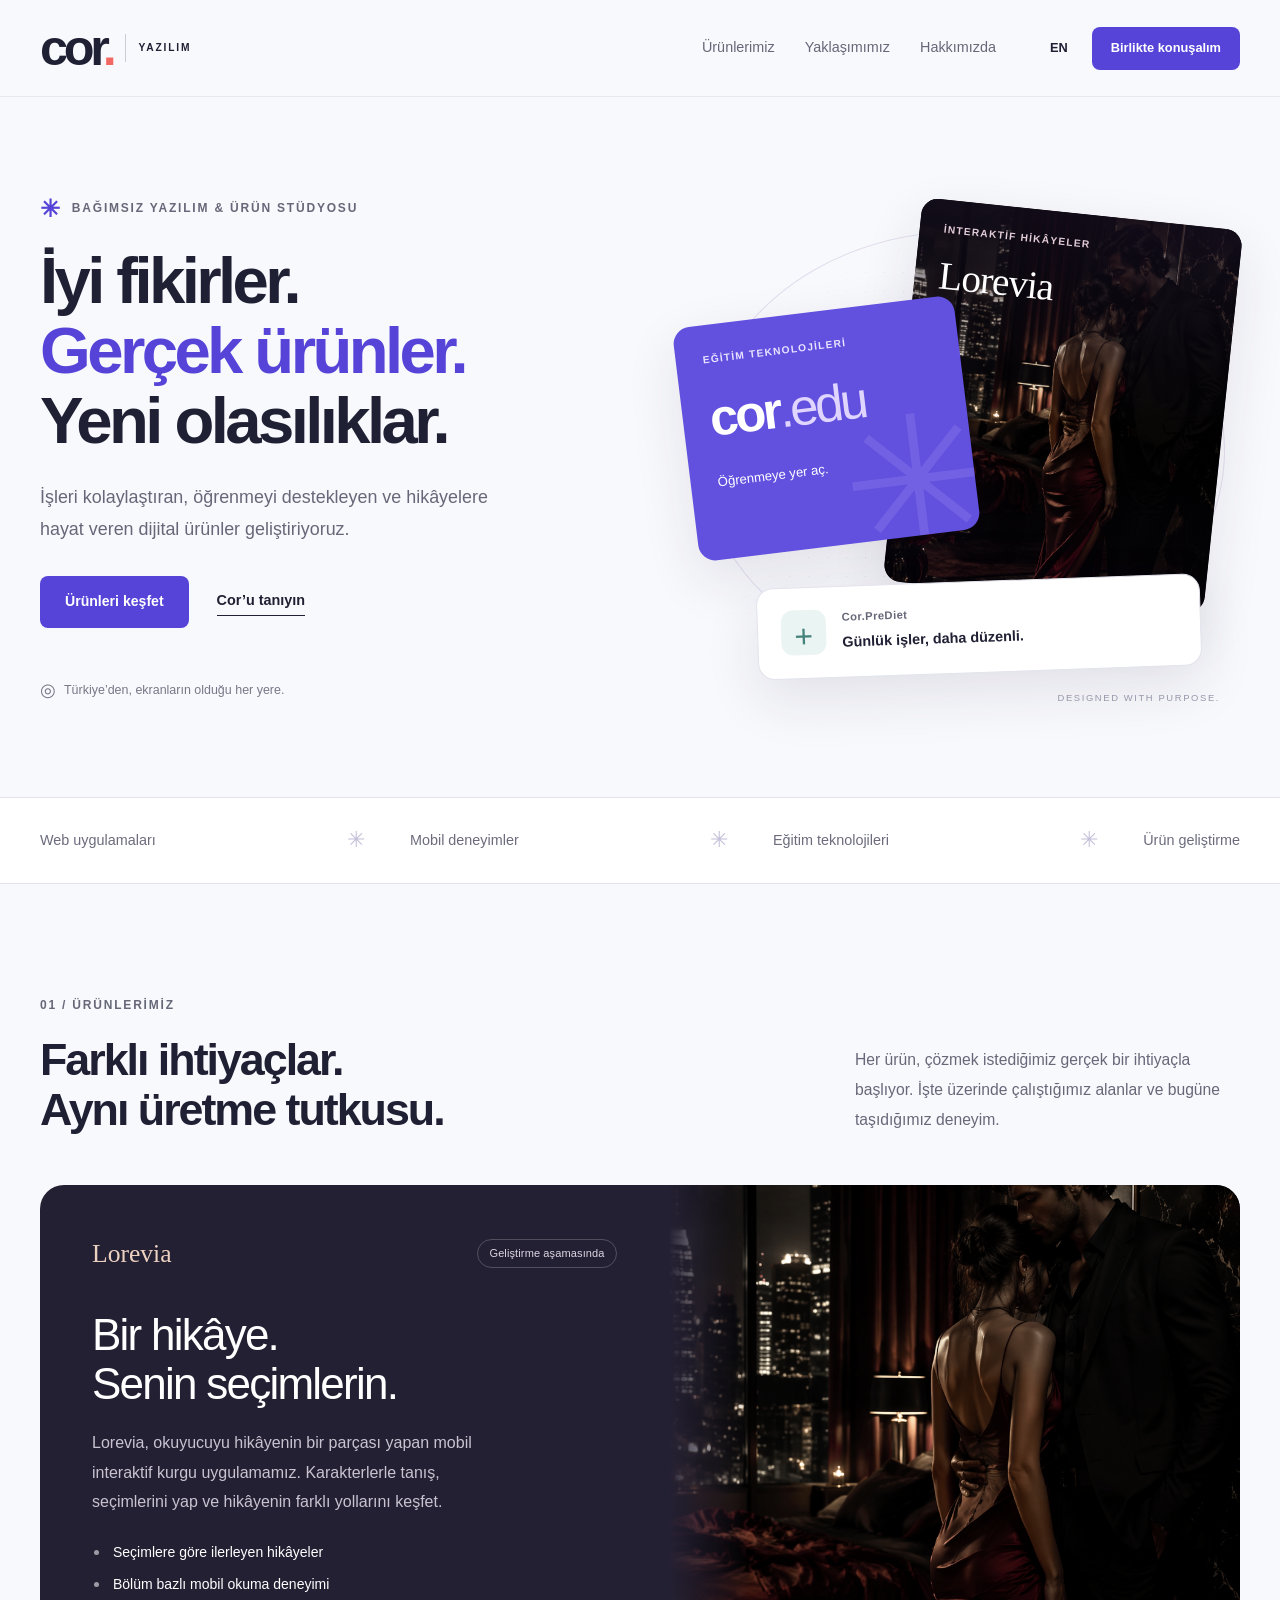
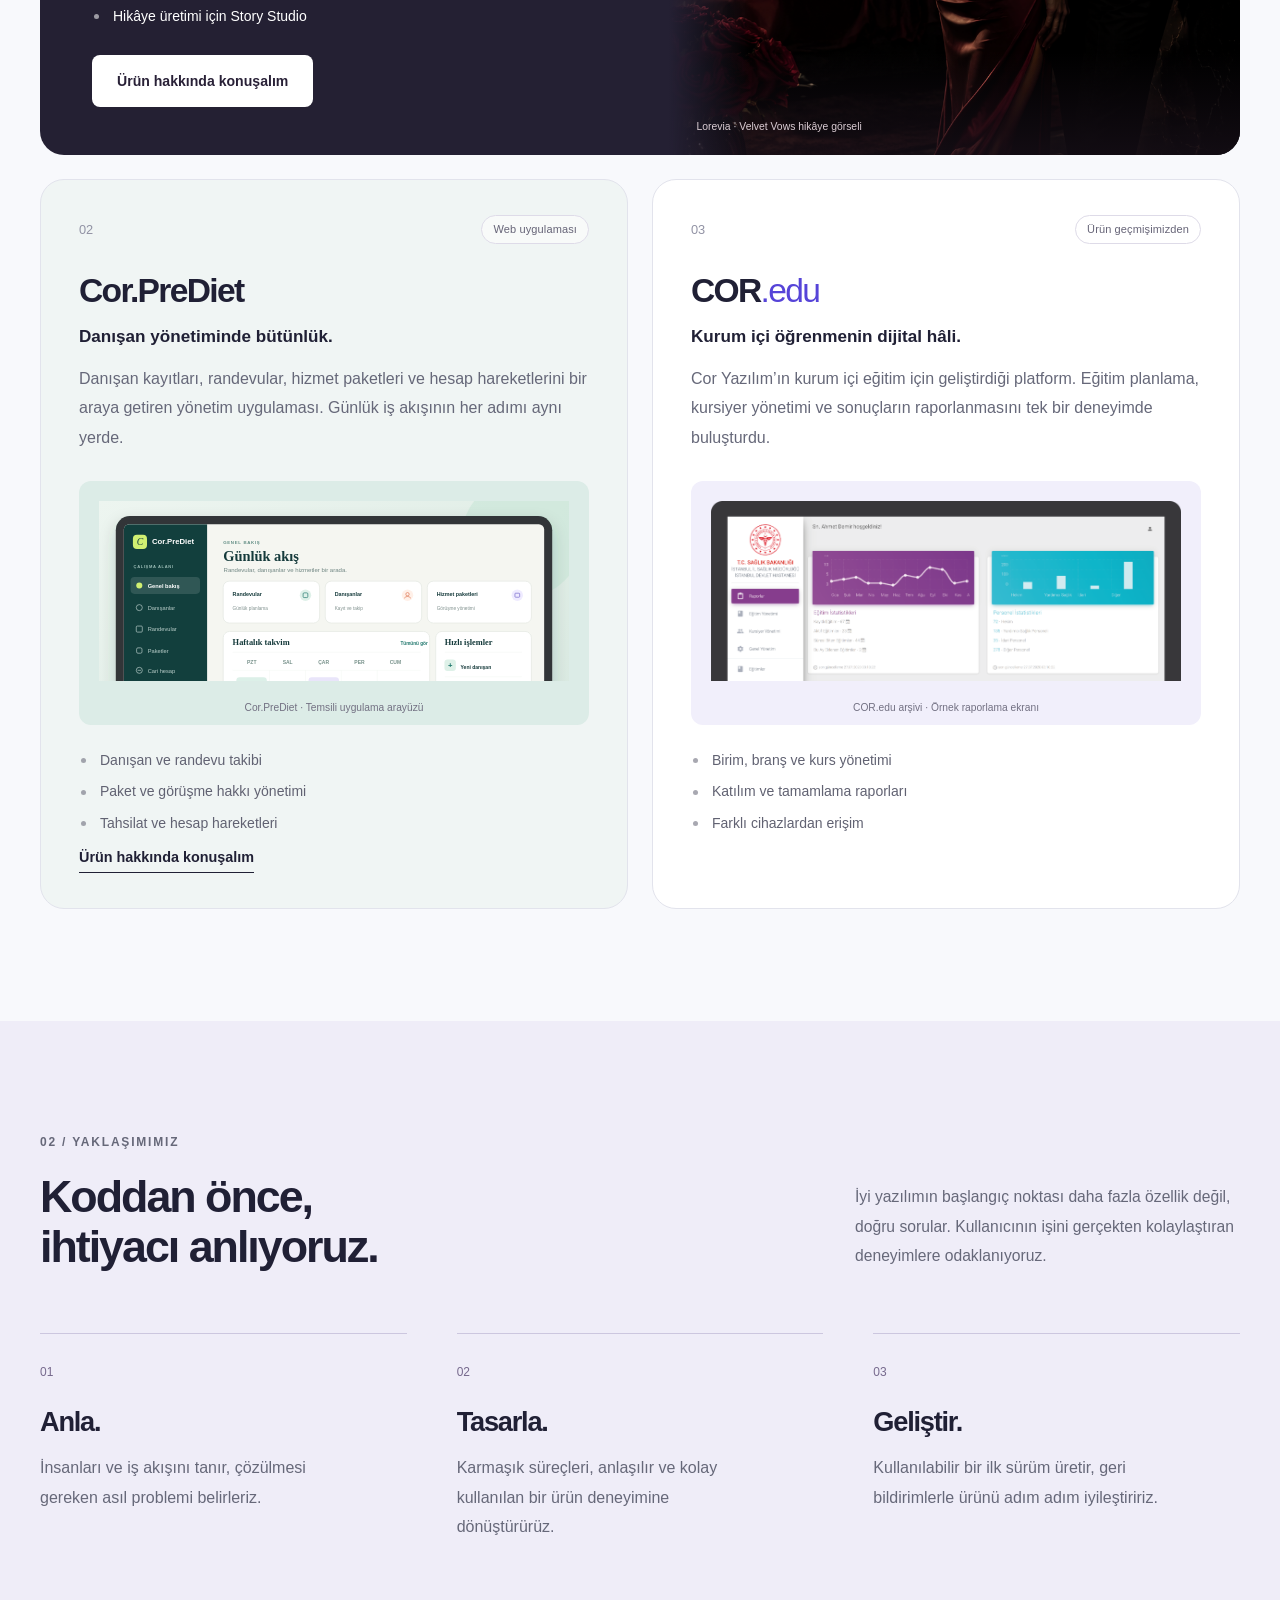
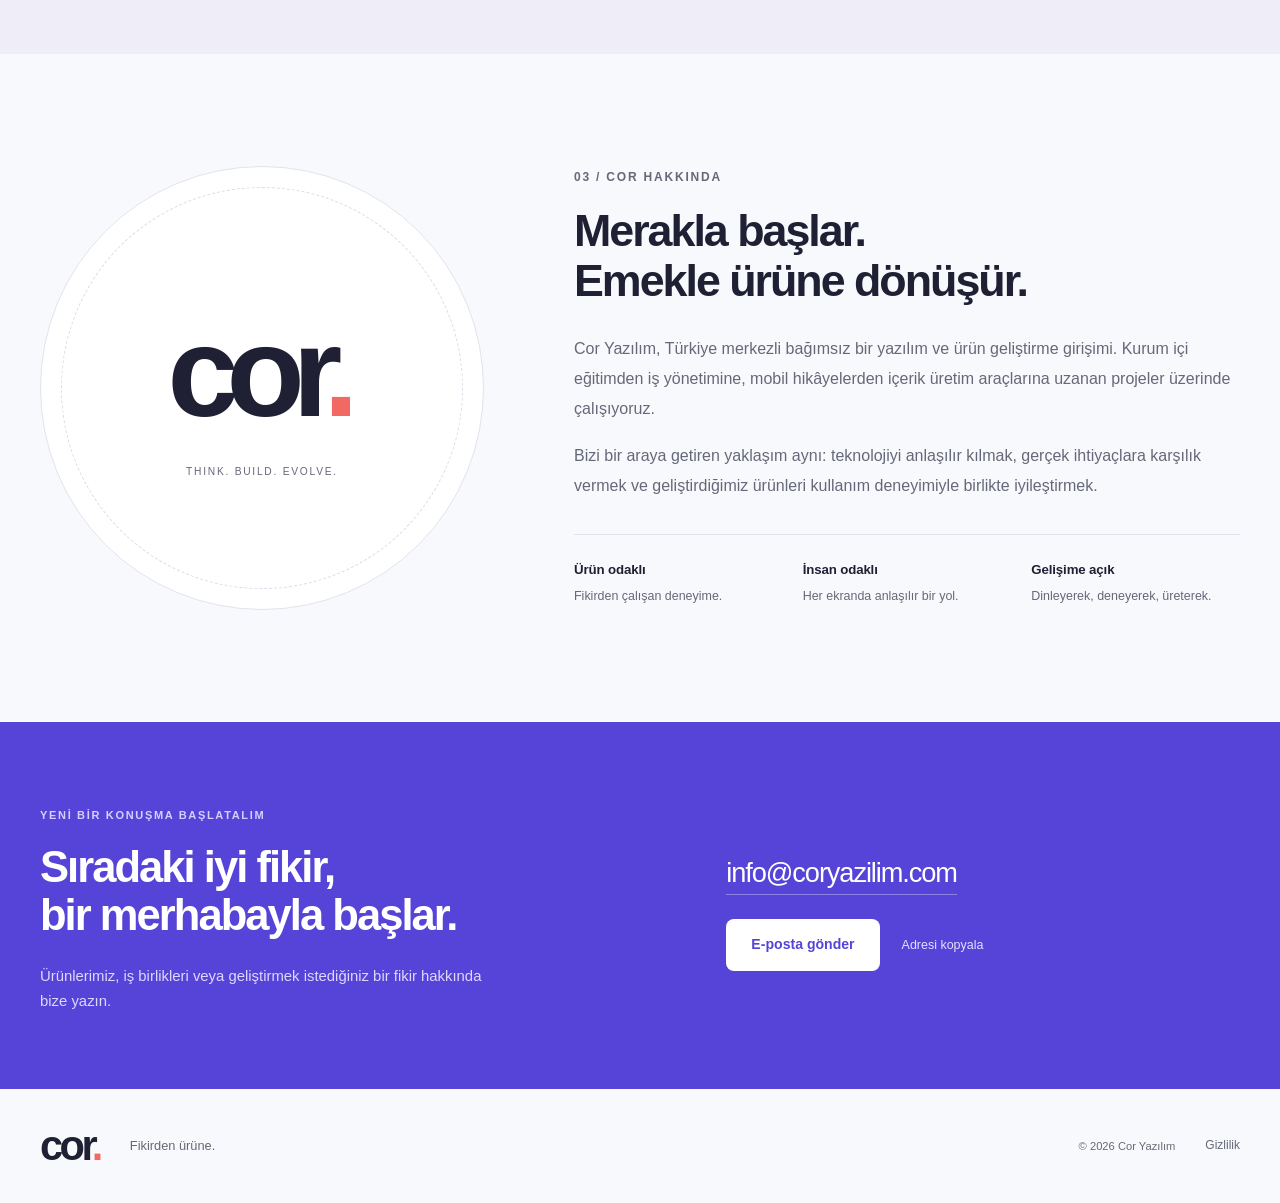
<file: index.html>
<!doctype html>
<html lang="tr">
<head>
  <meta charset="utf-8"><meta name="viewport" content="width=device-width, initial-scale=1">
  <title>Cor Yazılım — Fikirden ürüne.</title><meta name="description" content="Cor Yazılım; eğitim, iş yönetimi ve interaktif hikâye deneyimleri için web ve mobil ürünler geliştirir. Ürünlerimizi ve yaklaşımımızı keşfedin.">
  <meta name="theme-color" content="#f8f9fc"><link rel="canonical" href="https://coryazilim.com/">
  <link rel="alternate" hreflang="tr" href="https://coryazilim.com/"><link rel="alternate" hreflang="en" href="https://coryazilim.com/en/"><link rel="alternate" hreflang="x-default" href="https://coryazilim.com/">
  <meta property="og:type" content="website"><meta property="og:site_name" content="Cor Yazılım"><meta property="og:title" content="Cor Yazılım — Fikirden ürüne."><meta property="og:description" content="Cor Yazılım; eğitim, iş yönetimi ve interaktif hikâye deneyimleri için web ve mobil ürünler geliştirir. Ürünlerimizi ve yaklaşımımızı keşfedin."><meta property="og:url" content="https://coryazilim.com/"><meta property="og:locale" content="tr_TR">
  <link rel="icon" href="./assets/favicon.svg" type="image/svg+xml"><link rel="stylesheet" href="./assets/site.css"><script src="./assets/site.js" defer></script>
  <script type="application/ld+json">{"@context":"https://schema.org","@type":"Organization","name":"Cor Yazılım","url":"https://coryazilim.com","email":"info@coryazilim.com","description":"Cor Yazılım; eğitim, iş yönetimi ve interaktif hikâye deneyimleri için web ve mobil ürünler geliştirir. Ürünlerimizi ve yaklaşımımızı keşfedin."}</script>
</head>
<body>
<a class="skip-link" href="#main">İçeriğe geç</a>
<header class="site-header"><div class="container header-inner">
  <a class="brand" href="./" aria-label="Cor Yazılım"><span class="wordmark">cor<span>.</span></span><span class="brand-label">YAZILIM</span></a>
  <nav class="desktop-nav" aria-label="Ana menü"><a href="#products">Ürünlerimiz</a><a href="#approach">Yaklaşımımız</a><a href="#about">Hakkımızda</a></nav>
  <div class="header-actions"><a class="language-link" href="./en/" hreflang="en" lang="en" aria-label="Read in English">EN</a><a class="button button-small header-contact" href="#contact">Birlikte konuşalım</a><button class="menu-toggle" aria-expanded="false" aria-controls="mobile-nav"><span>Menü</span><span class="menu-icon" aria-hidden="true"></span></button></div>
</div><nav id="mobile-nav" class="mobile-nav" aria-label="Menü" hidden><a href="#products">Ürünlerimiz</a><a href="#approach">Yaklaşımımız</a><a href="#about">Hakkımızda</a><a href="#contact">Birlikte konuşalım</a></nav></header>
<main id="main">
<section class="hero container" aria-labelledby="hero-title">
  <div class="hero-copy"><p class="eyebrow"><span class="mini-mark" aria-hidden="true">✳</span>BAĞIMSIZ YAZILIM & ÜRÜN STÜDYOSU</p><h1 id="hero-title">İyi fikirler.<br><span>Gerçek ürünler.</span><br>Yeni olasılıklar.</h1><p class="hero-intro">İşleri kolaylaştıran, öğrenmeyi destekleyen ve hikâyelere hayat veren dijital ürünler geliştiriyoruz.</p><div class="hero-actions"><a class="button" href="#products">Ürünleri keşfet</a><a class="text-link" href="#about">Cor’u tanıyın</a></div><p class="hero-foot"><span aria-hidden="true">◎</span>Türkiye’den, ekranların olduğu her yere.</p></div>
  <div class="product-composition" aria-label="Ürünlerimiz">
    <div class="composition-grid" aria-hidden="true"></div><span class="composition-orbit" aria-hidden="true"></span>
    <a href="#lorevia" class="preview-card preview-lorevia"><img src="./assets/lorevia-story.png" alt="" width="941" height="1672" fetchpriority="high"><div class="preview-lorevia-content"><span class="micro-label">İNTERAKTİF HİKÂYELER</span><strong>Lorevia</strong><span>Hikâyenin yönünü sen belirle.</span></div></a>
    <a href="#cor-edu" class="preview-card preview-edu"><span class="micro-label">EĞİTİM TEKNOLOJİLERİ</span><strong>cor<span>.edu</span></strong><span>Öğrenmeye yer aç.</span><span class="edu-symbol" aria-hidden="true">✳</span></a>
    <a href="#prediet" class="preview-card preview-clinic"><span class="clinic-icon" aria-hidden="true">+</span><div><span class="micro-label">Cor.PreDiet</span><strong>Günlük işler, daha düzenli.</strong></div></a>
    <span class="composition-note" aria-hidden="true">DESIGNED WITH PURPOSE.</span>
  </div>
</section>
<div class="expertise-strip"><div class="container"><span>Web uygulamaları</span><span><i aria-hidden="true">✳</i>Mobil deneyimler</span><span><i aria-hidden="true">✳</i>Eğitim teknolojileri</span><span><i aria-hidden="true">✳</i>Ürün geliştirme</span></div></div>
<section id="products" class="section container" aria-labelledby="products-title">
  <div class="section-heading"><div><p class="eyebrow">01 / ÜRÜNLERİMİZ</p><h2 id="products-title">Farklı ihtiyaçlar.<br>Aynı üretme tutkusu.</h2></div><p>Her ürün, çözmek istediğimiz gerçek bir ihtiyaçla başlıyor. İşte üzerinde çalıştığımız alanlar ve bugüne taşıdığımız deneyim.</p></div>
  <article class="product-feature" id="lorevia"><div class="feature-copy"><div class="product-topline"><span class="product-name">Lorevia</span><span class="badge">Geliştirme aşamasında</span></div><h3>Bir hikâye.<br>Senin seçimlerin.</h3><p>Lorevia, okuyucuyu hikâyenin bir parçası yapan mobil interaktif kurgu uygulamamız. Karakterlerle tanış, seçimlerini yap ve hikâyenin farklı yollarını keşfet.</p><ul class="feature-list"><li>Seçimlere göre ilerleyen hikâyeler</li><li>Bölüm bazlı mobil okuma deneyimi</li><li>Hikâye üretimi için Story Studio</li></ul><a class="button button-light" href="mailto:info@coryazilim.com?subject=Lorevia">Ürün hakkında konuşalım</a></div><figure class="lorevia-art"><img src="./assets/lorevia-story.png" alt="Lorevia · Velvet Vows hikâye görseli" width="941" height="1672" loading="lazy"><figcaption>Lorevia · Velvet Vows hikâye görseli</figcaption></figure></article>
  <div class="product-grid">
    <article class="product-card clinic-card" id="prediet"><div class="product-topline"><span class="product-number">02</span><span class="badge badge-light">Web uygulaması</span></div><h3>Cor.PreDiet</h3><p class="product-subtitle">Danışan yönetiminde bütünlük.</p><p>Danışan kayıtları, randevular, hizmet paketleri ve hesap hareketlerini bir araya getiren yönetim uygulaması. Günlük iş akışının her adımı aynı yerde.</p><figure class="product-art clinic-art"><a href="./assets/cor-prediet.svg" target="_blank" rel="noopener" aria-label="Cor.PreDiet · Temsili uygulama arayüzü"><img src="./assets/cor-prediet.svg" alt="Cor.PreDiet · Temsili uygulama arayüzü" width="1400" height="1020" loading="lazy"></a><figcaption>Cor.PreDiet · Temsili uygulama arayüzü</figcaption></figure><ul class="feature-list"><li>Danışan ve randevu takibi</li><li>Paket ve görüşme hakkı yönetimi</li><li>Tahsilat ve hesap hareketleri</li></ul><a class="text-link" href="mailto:info@coryazilim.com?subject=Cor.PreDiet">Ürün hakkında konuşalım</a></article>
    <article class="product-card edu-card" id="cor-edu"><div class="product-topline"><span class="product-number">03</span><span class="badge badge-light">Ürün geçmişimizden</span></div><h3>COR<span>.edu</span></h3><p class="product-subtitle">Kurum içi öğrenmenin dijital hâli.</p><p>Cor Yazılım’ın kurum içi eğitim için geliştirdiği platform. Eğitim planlama, kursiyer yönetimi ve sonuçların raporlanmasını tek bir deneyimde buluşturdu.</p><figure class="product-art edu-art"><a href="./assets/cor-edu.png" target="_blank" rel="noopener" aria-label="COR.edu arşivi · Örnek raporlama ekranı"><img src="./assets/cor-edu.png" alt="COR.edu arşivi · Örnek raporlama ekranı" width="4066" height="3309" loading="lazy"></a><figcaption>COR.edu arşivi · Örnek raporlama ekranı</figcaption></figure><ul class="feature-list"><li>Birim, branş ve kurs yönetimi</li><li>Katılım ve tamamlama raporları</li><li>Farklı cihazlardan erişim</li></ul></article>
  </div>
</section>
<section id="approach" class="approach section" aria-labelledby="approach-title"><div class="container"><div class="section-heading"><div><p class="eyebrow">02 / YAKLAŞIMIMIZ</p><h2 id="approach-title">Koddan önce,<br>ihtiyacı anlıyoruz.</h2></div><p>İyi yazılımın başlangıç noktası daha fazla özellik değil, doğru sorular. Kullanıcının işini gerçekten kolaylaştıran deneyimlere odaklanıyoruz.</p></div><div class="steps"><article><span class="step-number">01</span><h3>Anla.</h3><p>İnsanları ve iş akışını tanır, çözülmesi gereken asıl problemi belirleriz.</p></article><article><span class="step-number">02</span><h3>Tasarla.</h3><p>Karmaşık süreçleri, anlaşılır ve kolay kullanılan bir ürün deneyimine dönüştürürüz.</p></article><article><span class="step-number">03</span><h3>Geliştir.</h3><p>Kullanılabilir bir ilk sürüm üretir, geri bildirimlerle ürünü adım adım iyileştiririz.</p></article></div></div></section>
<section id="about" class="section container about" aria-labelledby="about-title"><div class="about-brand" aria-hidden="true"><span>cor<span>.</span></span><p>THINK. BUILD. EVOLVE.</p></div><div class="about-copy"><p class="eyebrow">03 / COR HAKKINDA</p><h2 id="about-title">Merakla başlar.<br>Emekle ürüne dönüşür.</h2><p>Cor Yazılım, Türkiye merkezli bağımsız bir yazılım ve ürün geliştirme girişimi. Kurum içi eğitimden iş yönetimine, mobil hikâyelerden içerik üretim araçlarına uzanan projeler üzerinde çalışıyoruz.</p><p>Bizi bir araya getiren yaklaşım aynı: teknolojiyi anlaşılır kılmak, gerçek ihtiyaçlara karşılık vermek ve geliştirdiğimiz ürünleri kullanım deneyimiyle birlikte iyileştirmek.</p><div class="values"><div><h3>Ürün odaklı</h3><p>Fikirden çalışan deneyime.</p></div><div><h3>İnsan odaklı</h3><p>Her ekranda anlaşılır bir yol.</p></div><div><h3>Gelişime açık</h3><p>Dinleyerek, deneyerek, üreterek.</p></div></div></div></section>
<section id="contact" class="contact-section" aria-labelledby="contact-title"><div class="container contact-inner"><div><p class="eyebrow">YENİ BİR KONUŞMA BAŞLATALIM</p><h2 id="contact-title">Sıradaki iyi fikir,<br>bir merhabayla başlar.</h2><p>Ürünlerimiz, iş birlikleri veya geliştirmek istediğiniz bir fikir hakkında bize yazın.</p></div><div class="contact-actions"><a class="contact-email" href="mailto:info@coryazilim.com?subject=Cor%20Yaz%C4%B1l%C4%B1m">info@coryazilim.com</a><div><a class="button button-white" href="mailto:info@coryazilim.com?subject=Cor%20Yaz%C4%B1l%C4%B1m">E-posta gönder</a><button class="copy-email" data-email="info@coryazilim.com" data-success="E-posta adresi kopyalandı." data-failure="E-posta adresini seçip kopyalayabilirsiniz.">Adresi kopyala</button></div><p class="copy-status" role="status" aria-live="polite"></p></div></div></section>
</main>
<footer class="container site-footer"><a class="brand" href="#main" aria-label="Cor Yazılım"><span class="wordmark">cor<span>.</span></span><span class="brand-label">YAZILIM</span></a><p>Fikirden ürüne.</p><div><span>© 2026 Cor Yazılım</span><button class="privacy-open">Gizlilik</button></div></footer>
<dialog class="privacy-dialog" aria-labelledby="privacy-title"><div><button class="privacy-close" aria-label="Kapat">×</button><p class="eyebrow">COR YAZILIM</p><h2 id="privacy-title">Gizlilik hakkında</h2><p>Bu tanıtım sitesinde iletişim formu, analiz aracı veya takip çerezi kullanılmaz. E-posta bağlantısı, kendi e-posta uygulamanızı açar; mesajınız bu site üzerinden gönderilmez. Site GitHub Pages üzerinde barındırılır; teknik erişim kayıtları GitHub tarafından işlenebilir.</p><a class="text-link" href="mailto:info@coryazilim.com">info@coryazilim.com</a></div></dialog>
</body></html>
</file>
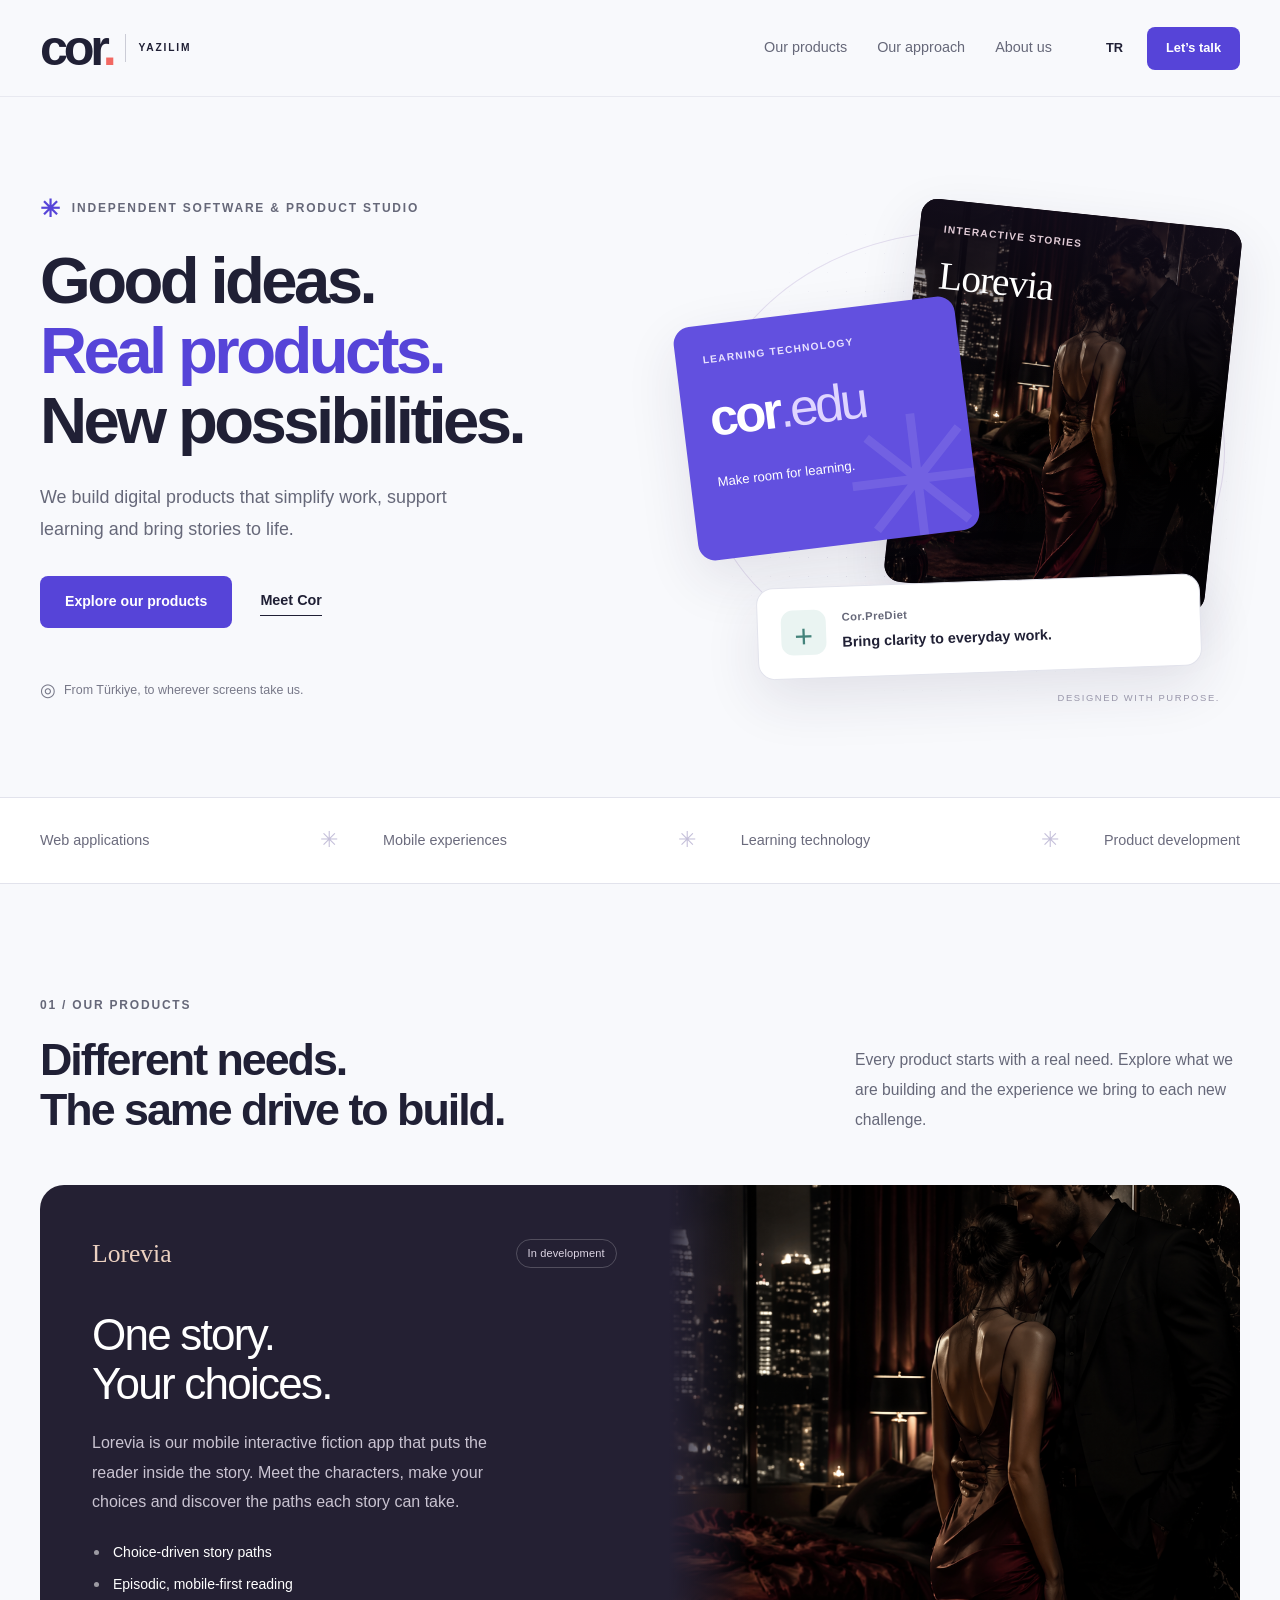
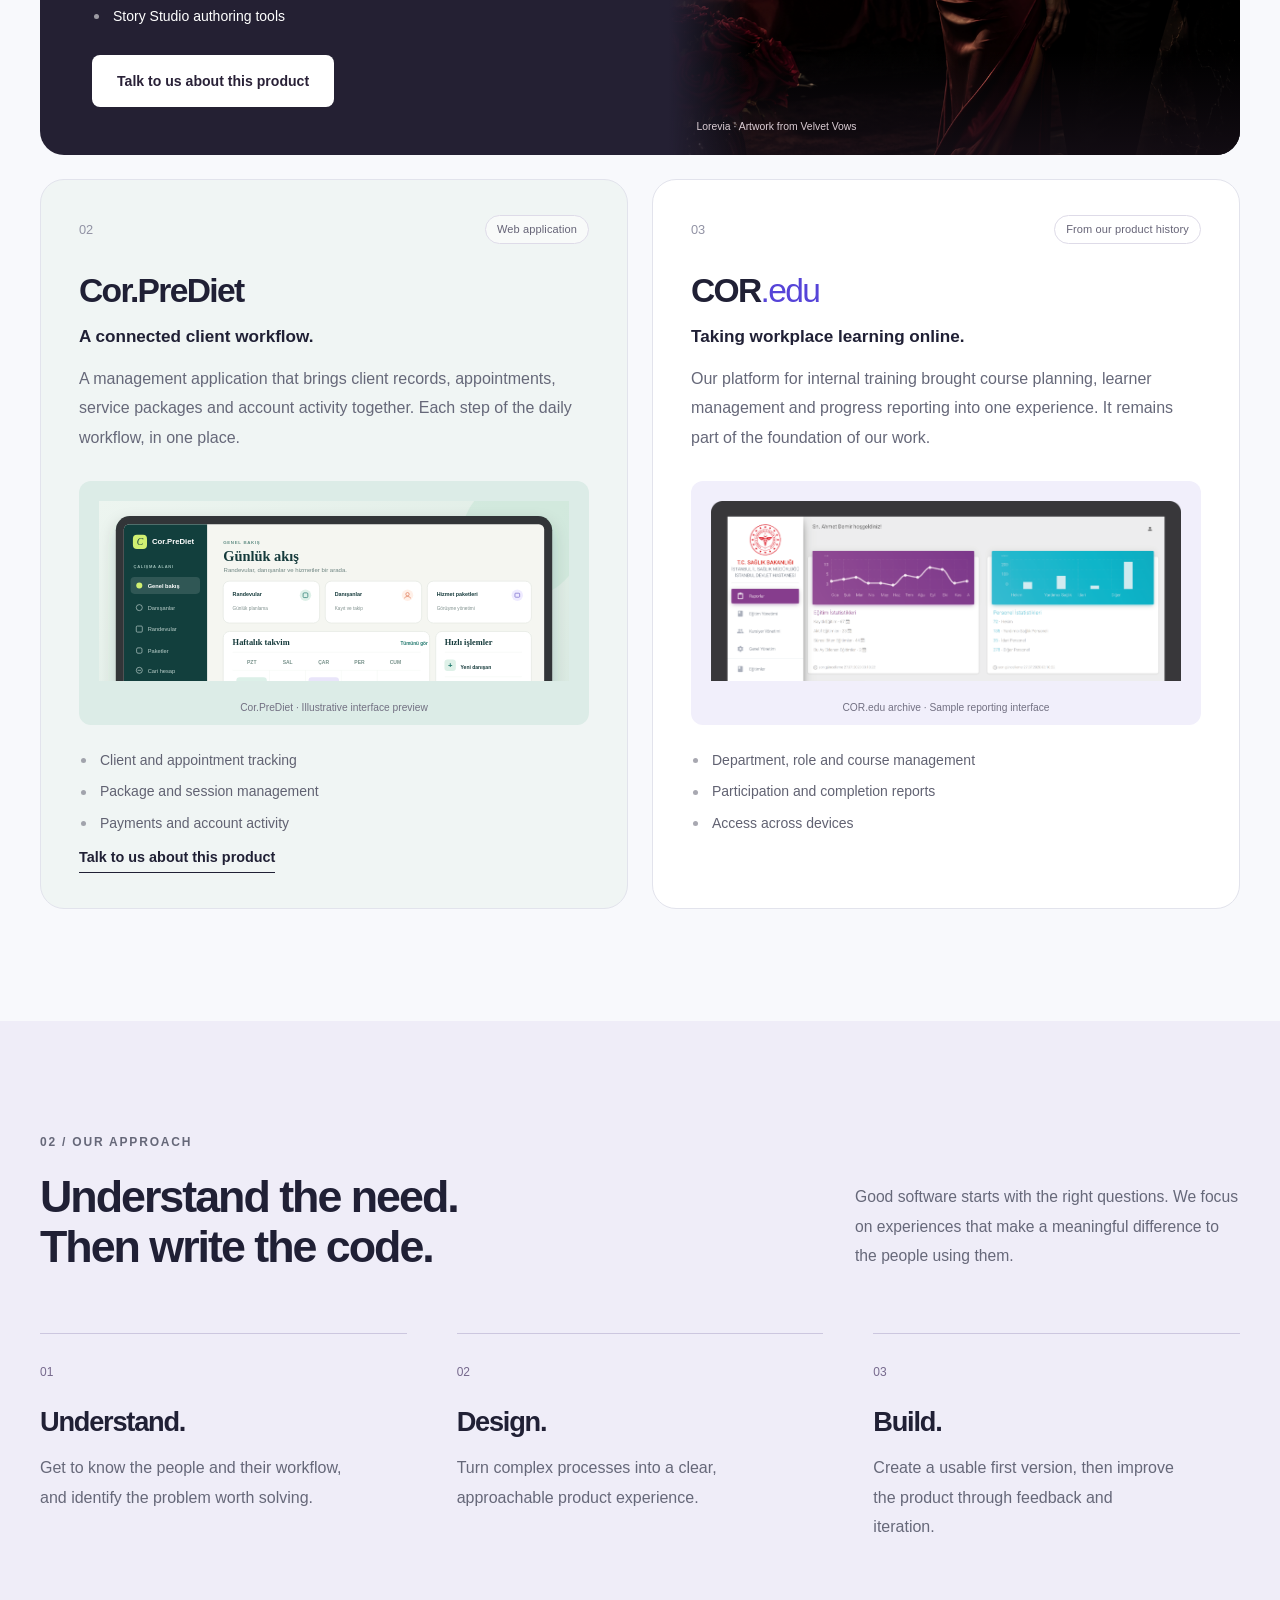
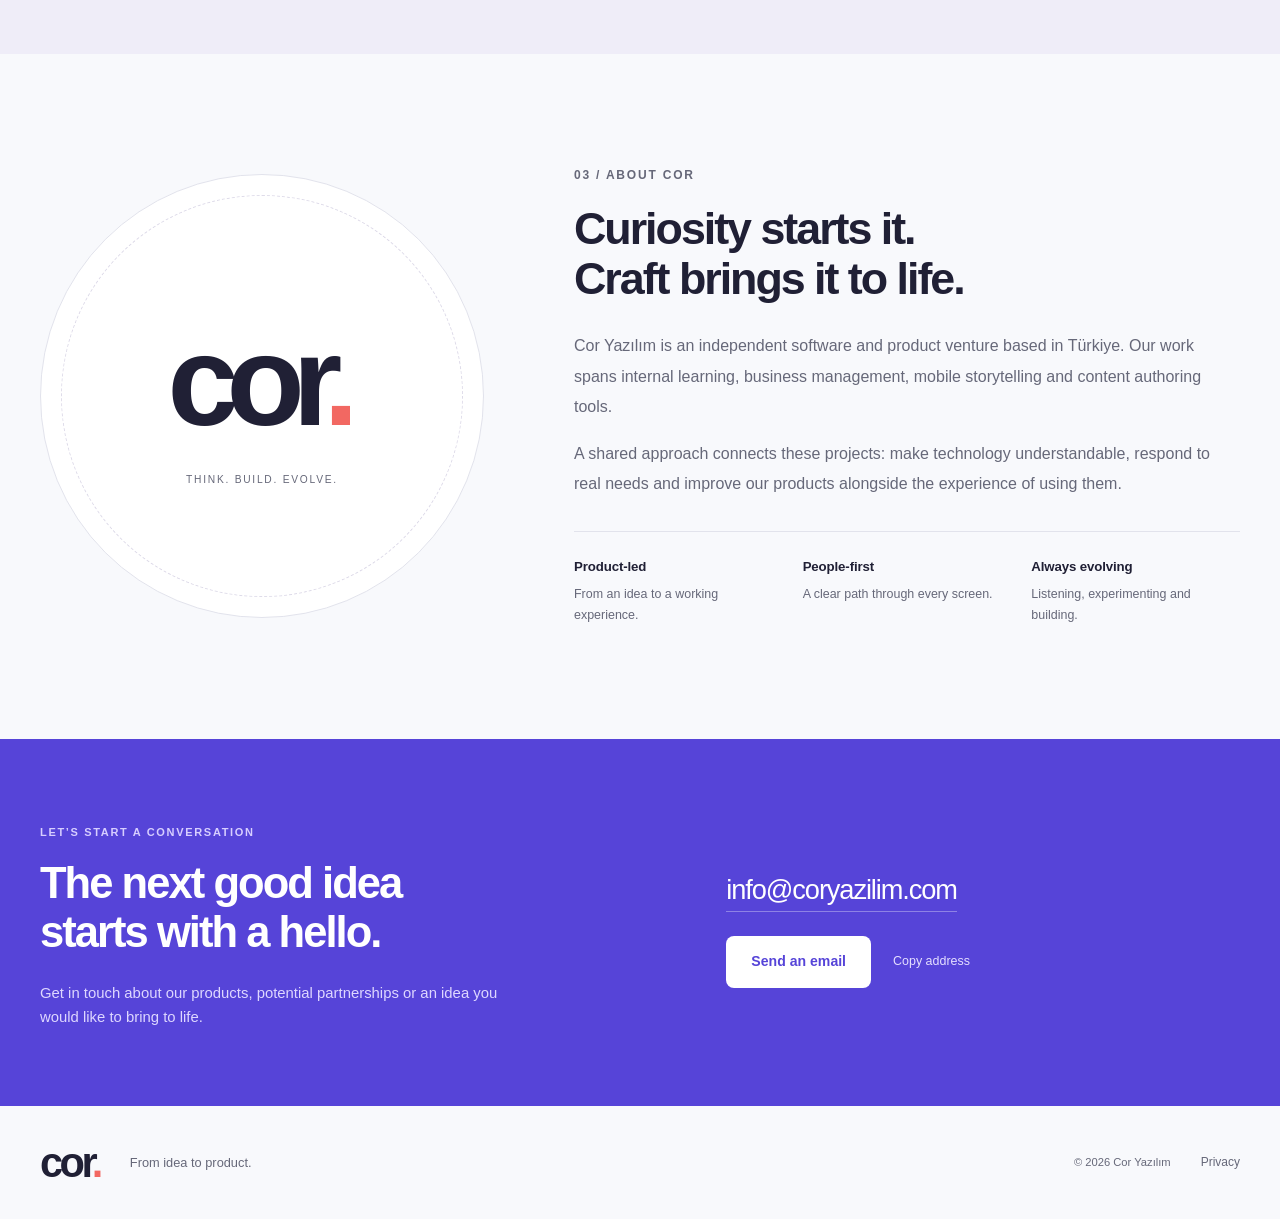
<file: en/index.html>
<!doctype html>
<html lang="en">
<head>
  <meta charset="utf-8"><meta name="viewport" content="width=device-width, initial-scale=1">
  <title>Cor Yazılım — From idea to product.</title><meta name="description" content="Cor Yazılım is an independent software and product studio in Türkiye, building web and mobile products for learning, business operations and interactive storytelling.">
  <meta name="theme-color" content="#f8f9fc"><link rel="canonical" href="https://coryazilim.com/en/">
  <link rel="alternate" hreflang="tr" href="https://coryazilim.com/"><link rel="alternate" hreflang="en" href="https://coryazilim.com/en/"><link rel="alternate" hreflang="x-default" href="https://coryazilim.com/">
  <meta property="og:type" content="website"><meta property="og:site_name" content="Cor Yazılım"><meta property="og:title" content="Cor Yazılım — From idea to product."><meta property="og:description" content="Cor Yazılım is an independent software and product studio in Türkiye, building web and mobile products for learning, business operations and interactive storytelling."><meta property="og:url" content="https://coryazilim.com/en/"><meta property="og:locale" content="en_US">
  <link rel="icon" href="../assets/favicon.svg" type="image/svg+xml"><link rel="stylesheet" href="../assets/site.css"><script src="../assets/site.js" defer></script>
  <script type="application/ld+json">{"@context":"https://schema.org","@type":"Organization","name":"Cor Yazılım","url":"https://coryazilim.com","email":"info@coryazilim.com","description":"Cor Yazılım is an independent software and product studio in Türkiye, building web and mobile products for learning, business operations and interactive storytelling."}</script>
</head>
<body>
<a class="skip-link" href="#main">Skip to content</a>
<header class="site-header"><div class="container header-inner">
  <a class="brand" href="../en/" aria-label="Cor Yazılım"><span class="wordmark">cor<span>.</span></span><span class="brand-label">YAZILIM</span></a>
  <nav class="desktop-nav" aria-label="Main navigation"><a href="#products">Our products</a><a href="#approach">Our approach</a><a href="#about">About us</a></nav>
  <div class="header-actions"><a class="language-link" href="../" hreflang="tr" lang="tr" aria-label="Türkçe görüntüle">TR</a><a class="button button-small header-contact" href="#contact">Let’s talk</a><button class="menu-toggle" aria-expanded="false" aria-controls="mobile-nav"><span>Menu</span><span class="menu-icon" aria-hidden="true"></span></button></div>
</div><nav id="mobile-nav" class="mobile-nav" aria-label="Menu" hidden><a href="#products">Our products</a><a href="#approach">Our approach</a><a href="#about">About us</a><a href="#contact">Let’s talk</a></nav></header>
<main id="main">
<section class="hero container" aria-labelledby="hero-title">
  <div class="hero-copy"><p class="eyebrow"><span class="mini-mark" aria-hidden="true">✳</span>INDEPENDENT SOFTWARE & PRODUCT STUDIO</p><h1 id="hero-title">Good ideas.<br><span>Real products.</span><br>New possibilities.</h1><p class="hero-intro">We build digital products that simplify work, support learning and bring stories to life.</p><div class="hero-actions"><a class="button" href="#products">Explore our products</a><a class="text-link" href="#about">Meet Cor</a></div><p class="hero-foot"><span aria-hidden="true">◎</span>From Türkiye, to wherever screens take us.</p></div>
  <div class="product-composition" aria-label="Our products">
    <div class="composition-grid" aria-hidden="true"></div><span class="composition-orbit" aria-hidden="true"></span>
    <a href="#lorevia" class="preview-card preview-lorevia"><img src="../assets/lorevia-story.png" alt="" width="941" height="1672" fetchpriority="high"><div class="preview-lorevia-content"><span class="micro-label">INTERACTIVE STORIES</span><strong>Lorevia</strong><span>Your choices shape the story.</span></div></a>
    <a href="#cor-edu" class="preview-card preview-edu"><span class="micro-label">LEARNING TECHNOLOGY</span><strong>cor<span>.edu</span></strong><span>Make room for learning.</span><span class="edu-symbol" aria-hidden="true">✳</span></a>
    <a href="#prediet" class="preview-card preview-clinic"><span class="clinic-icon" aria-hidden="true">+</span><div><span class="micro-label">Cor.PreDiet</span><strong>Bring clarity to everyday work.</strong></div></a>
    <span class="composition-note" aria-hidden="true">DESIGNED WITH PURPOSE.</span>
  </div>
</section>
<div class="expertise-strip"><div class="container"><span>Web applications</span><span><i aria-hidden="true">✳</i>Mobile experiences</span><span><i aria-hidden="true">✳</i>Learning technology</span><span><i aria-hidden="true">✳</i>Product development</span></div></div>
<section id="products" class="section container" aria-labelledby="products-title">
  <div class="section-heading"><div><p class="eyebrow">01 / OUR PRODUCTS</p><h2 id="products-title">Different needs.<br>The same drive to build.</h2></div><p>Every product starts with a real need. Explore what we are building and the experience we bring to each new challenge.</p></div>
  <article class="product-feature" id="lorevia"><div class="feature-copy"><div class="product-topline"><span class="product-name">Lorevia</span><span class="badge">In development</span></div><h3>One story.<br>Your choices.</h3><p>Lorevia is our mobile interactive fiction app that puts the reader inside the story. Meet the characters, make your choices and discover the paths each story can take.</p><ul class="feature-list"><li>Choice-driven story paths</li><li>Episodic, mobile-first reading</li><li>Story Studio authoring tools</li></ul><a class="button button-light" href="mailto:info@coryazilim.com?subject=Lorevia">Talk to us about this product</a></div><figure class="lorevia-art"><img src="../assets/lorevia-story.png" alt="Lorevia · Artwork from Velvet Vows" width="941" height="1672" loading="lazy"><figcaption>Lorevia · Artwork from Velvet Vows</figcaption></figure></article>
  <div class="product-grid">
    <article class="product-card clinic-card" id="prediet"><div class="product-topline"><span class="product-number">02</span><span class="badge badge-light">Web application</span></div><h3>Cor.PreDiet</h3><p class="product-subtitle">A connected client workflow.</p><p>A management application that brings client records, appointments, service packages and account activity together. Each step of the daily workflow, in one place.</p><figure class="product-art clinic-art"><a href="../assets/cor-prediet.svg" target="_blank" rel="noopener" aria-label="Cor.PreDiet · Illustrative interface preview"><img src="../assets/cor-prediet.svg" alt="Cor.PreDiet · Illustrative interface preview" width="1400" height="1020" loading="lazy"></a><figcaption>Cor.PreDiet · Illustrative interface preview</figcaption></figure><ul class="feature-list"><li>Client and appointment tracking</li><li>Package and session management</li><li>Payments and account activity</li></ul><a class="text-link" href="mailto:info@coryazilim.com?subject=Cor.PreDiet">Talk to us about this product</a></article>
    <article class="product-card edu-card" id="cor-edu"><div class="product-topline"><span class="product-number">03</span><span class="badge badge-light">From our product history</span></div><h3>COR<span>.edu</span></h3><p class="product-subtitle">Taking workplace learning online.</p><p>Our platform for internal training brought course planning, learner management and progress reporting into one experience. It remains part of the foundation of our work.</p><figure class="product-art edu-art"><a href="../assets/cor-edu.png" target="_blank" rel="noopener" aria-label="COR.edu archive · Sample reporting interface"><img src="../assets/cor-edu.png" alt="COR.edu archive · Sample reporting interface" width="4066" height="3309" loading="lazy"></a><figcaption>COR.edu archive · Sample reporting interface</figcaption></figure><ul class="feature-list"><li>Department, role and course management</li><li>Participation and completion reports</li><li>Access across devices</li></ul></article>
  </div>
</section>
<section id="approach" class="approach section" aria-labelledby="approach-title"><div class="container"><div class="section-heading"><div><p class="eyebrow">02 / OUR APPROACH</p><h2 id="approach-title">Understand the need.<br>Then write the code.</h2></div><p>Good software starts with the right questions. We focus on experiences that make a meaningful difference to the people using them.</p></div><div class="steps"><article><span class="step-number">01</span><h3>Understand.</h3><p>Get to know the people and their workflow, and identify the problem worth solving.</p></article><article><span class="step-number">02</span><h3>Design.</h3><p>Turn complex processes into a clear, approachable product experience.</p></article><article><span class="step-number">03</span><h3>Build.</h3><p>Create a usable first version, then improve the product through feedback and iteration.</p></article></div></div></section>
<section id="about" class="section container about" aria-labelledby="about-title"><div class="about-brand" aria-hidden="true"><span>cor<span>.</span></span><p>THINK. BUILD. EVOLVE.</p></div><div class="about-copy"><p class="eyebrow">03 / ABOUT COR</p><h2 id="about-title">Curiosity starts it.<br>Craft brings it to life.</h2><p>Cor Yazılım is an independent software and product venture based in Türkiye. Our work spans internal learning, business management, mobile storytelling and content authoring tools.</p><p>A shared approach connects these projects: make technology understandable, respond to real needs and improve our products alongside the experience of using them.</p><div class="values"><div><h3>Product-led</h3><p>From an idea to a working experience.</p></div><div><h3>People-first</h3><p>A clear path through every screen.</p></div><div><h3>Always evolving</h3><p>Listening, experimenting and building.</p></div></div></div></section>
<section id="contact" class="contact-section" aria-labelledby="contact-title"><div class="container contact-inner"><div><p class="eyebrow">LET’S START A CONVERSATION</p><h2 id="contact-title">The next good idea<br>starts with a hello.</h2><p>Get in touch about our products, potential partnerships or an idea you would like to bring to life.</p></div><div class="contact-actions"><a class="contact-email" href="mailto:info@coryazilim.com?subject=Cor%20Yaz%C4%B1l%C4%B1m">info@coryazilim.com</a><div><a class="button button-white" href="mailto:info@coryazilim.com?subject=Cor%20Yaz%C4%B1l%C4%B1m">Send an email</a><button class="copy-email" data-email="info@coryazilim.com" data-success="Email address copied." data-failure="You can select and copy the email address.">Copy address</button></div><p class="copy-status" role="status" aria-live="polite"></p></div></div></section>
</main>
<footer class="container site-footer"><a class="brand" href="#main" aria-label="Cor Yazılım"><span class="wordmark">cor<span>.</span></span><span class="brand-label">YAZILIM</span></a><p>From idea to product.</p><div><span>© 2026 Cor Yazılım</span><button class="privacy-open">Privacy</button></div></footer>
<dialog class="privacy-dialog" aria-labelledby="privacy-title"><div><button class="privacy-close" aria-label="Close">×</button><p class="eyebrow">COR YAZILIM</p><h2 id="privacy-title">About your privacy</h2><p>This website uses no contact forms, analytics tools or tracking cookies. Email links open your own email application; messages are not sent through this website. The site is hosted on GitHub Pages, which may process technical access logs.</p><a class="text-link" href="mailto:info@coryazilim.com">info@coryazilim.com</a></div></dialog>
</body></html>
</file>
<file: assets/site.css>
@charset "UTF-8";
:root{--ink:#202035;--muted:#666879;--paper:#f8f9fc;--purple:#5644d8;--coral:#f26862;--line:#e2e3ec;--radius:24px;--font:Inter,-apple-system,BlinkMacSystemFont,"Segoe UI",sans-serif}
*{box-sizing:border-box}html{scroll-behavior:smooth;scroll-padding-top:100px}body{margin:0;background:var(--paper);color:var(--ink);font-family:var(--font);font-size:16px;line-height:1.65;-webkit-font-smoothing:antialiased}a{color:inherit;text-decoration:none}button{font:inherit;color:inherit;cursor:pointer}a,button{-webkit-tap-highlight-color:transparent}button:disabled{cursor:default}img{max-width:100%;display:block}button,a{touch-action:manipulation}a:focus-visible,button:focus-visible{outline:3px solid var(--coral);outline-offset:5px}button{border:0}h1,h2,h3,p,figure{margin:0}h1,h2,h3{line-height:1.12;letter-spacing:-.045em}h2{font-size:clamp(2rem,3.5vw,3.1rem);font-weight:650}h3{font-weight:650}p{color:var(--muted)}.container{width:min(1200px,calc(100% - 80px));margin-inline:auto}.section{padding-block:112px}.eyebrow{font-size:.75rem;letter-spacing:.15em;font-weight:650;line-height:1.6;color:var(--muted);display:flex;align-items:center;gap:10px}.mini-mark{font-size:24px;color:var(--purple);line-height:1}.skip-link{position:fixed;top:12px;left:12px;transform:translateY(-160%);z-index:30;padding:12px 24px;background:var(--ink);color:white;border-radius:6px}.skip-link:focus{transform:translateY(0)}
.site-header{position:sticky;top:0;z-index:20;background:rgba(248,249,252,.94);backdrop-filter:blur(20px);border-bottom:1px solid rgba(226,227,236,.7)}.header-inner{display:flex;align-items:center;justify-content:space-between;height:96px;gap:32px}.brand{display:flex;gap:12px;align-items:center;flex-shrink:0}.wordmark{font-size:3.15rem;letter-spacing:-.085em;font-weight:800;line-height:1}.wordmark>span{color:var(--coral)}.brand-label{font-size:.64rem;letter-spacing:.18em;border-left:1px solid #cbccd6;padding:6px 0 6px 13px;font-weight:600}.desktop-nav{display:flex;gap:30px;margin-left:auto;margin-right:22px}.desktop-nav a{font-size:.9rem;color:var(--muted);transition:color .2s}.desktop-nav a:hover,.text-link:hover{color:var(--purple)}.header-actions{display:flex;align-items:center;gap:24px}.language-link{font-size:.8rem;font-weight:650;padding:8px 0}.button{min-height:52px;display:inline-flex;align-items:center;justify-content:center;padding:13px 25px;border-radius:8px;background:var(--purple);color:#fff;font-weight:600;font-size:.88rem;transition:background .2s,transform .2s;line-height:1.5}.button:hover{background:#4231b5;transform:translateY(-2px)}.button-small{min-height:43px;padding:10px 19px;font-size:.8rem}.text-link{font-size:.9rem;font-weight:600;border-bottom:1px solid currentColor;padding:3px 0;align-self:center;line-height:1.5}.menu-toggle{display:none;background:transparent;align-items:center;gap:9px;padding:10px 0;font-size:.85rem}.menu-icon{width:20px;height:9px;border-block:1.5px solid}.mobile-nav{padding:0 24px 20px;border-top:1px solid var(--line)}.mobile-nav a{padding:12px 0;display:block}.mobile-nav[hidden]{display:none}
.hero{min-height:700px;display:grid;grid-template-columns:1.1fr 1fr;align-items:center;gap:35px;padding-block:80px 72px}.hero h1{font-size:clamp(3.25rem,5.1vw,4.6rem);line-height:1.075;letter-spacing:-.055em;font-weight:650;margin:25px 0}.hero h1>span{color:var(--purple)}.hero-intro{font-size:1.12rem;line-height:1.8;max-width:465px}.hero-actions{display:flex;gap:28px;align-items:center;margin-top:30px}.hero-foot{font-size:.78rem;display:flex;align-items:center;gap:8px;margin-top:48px;color:#777888}.hero-foot>span{font-size:18px}.product-composition{height:510px;position:relative;isolation:isolate}.composition-grid{position:absolute;inset:10px -12px 0 0;background-image:radial-gradient(#d7d6e3 .8px,transparent .8px);background-size:19px 19px;mask-image:radial-gradient(ellipse,black 30%,transparent 72%);z-index:-2}.composition-orbit{position:absolute;inset:35px 15px 35px 15px;border:1px solid #e3deef;border-radius:50%;z-index:-1;transform:rotate(-25deg)}.preview-card{position:absolute;border-radius:17px;box-shadow:0 20px 55px #2c24471c;transition:transform .4s cubic-bezier(.2,.65,.3,1)}.preview-card:hover{transform:translateY(-8px) rotate(0)}.preview-lorevia{width:58%;height:385px;right:16px;top:17px;overflow:hidden;background:#251927;transform:rotate(6deg);color:white}.preview-lorevia img{width:100%;height:100%;object-fit:cover;object-position:center 37%}.preview-lorevia:after{position:absolute;content:"";inset:0;background:linear-gradient(transparent 28%,#1c1122e8)}.preview-lorevia-content{position:absolute;bottom:25px;left:24px;right:20px;z-index:1;display:flex;flex-direction:column;gap:7px}.micro-label{font-size:.64rem;letter-spacing:.12em;font-weight:600;line-height:1.5}.preview-lorevia-content>.micro-label{color:#e2ccd7}.preview-lorevia-content strong{font-family:Georgia,serif;font-size:2.45rem;letter-spacing:-.025em;font-weight:400}.preview-lorevia-content>span:last-child{font-size:.78rem;color:#f4dfe9}.preview-edu{width:51%;min-height:235px;left:0;top:115px;padding:27px;background:#6250df;color:white;transform:rotate(-7deg);display:flex;flex-direction:column;gap:10px;overflow:hidden}.preview-edu strong{font-size:3.2rem;letter-spacing:-.065em;z-index:1}.preview-edu strong>span{font-weight:400;color:#dfd5ff}.preview-edu>span:not(.micro-label):not(.edu-symbol){font-size:.82rem;z-index:1}.preview-edu .micro-label{color:#e8e2ff;z-index:1}.edu-symbol{position:absolute;right:-19px;bottom:-55px;font-size:180px;line-height:1.2;opacity:.1}.preview-clinic{bottom:33px;left:13%;width:80%;display:flex;align-items:center;gap:16px;padding:22px 23px;background:#fff;border:1px solid var(--line);transform:rotate(-2deg)}.clinic-icon{height:45px;width:45px;display:grid;place-items:center;border-radius:12px;background:#eaf4f2;color:#44837b;font-size:2rem;font-weight:300;flex-shrink:0}.preview-clinic>div{display:flex;flex-direction:column;gap:5px}.preview-clinic .micro-label{color:var(--muted);font-size:.7rem;letter-spacing:.04em}.preview-clinic strong{font-size:.9rem;font-weight:600}.composition-note{position:absolute;right:20px;bottom:0;font-size:.59rem;letter-spacing:.17em;color:#9996aa}.expertise-strip{border-block:1px solid var(--line);background:#fff}.expertise-strip>.container{display:flex;align-items:center;justify-content:space-between;gap:20px;min-height:85px}.expertise-strip span{display:flex;align-items:center;gap:45px;color:#6b6b7d;font-weight:500;font-size:.9rem}.expertise-strip i{font-style:normal;color:#c4bfd9;font-size:22px}
.section-heading{display:flex;justify-content:space-between;gap:80px;align-items:end;margin-bottom:50px}.section-heading h2{margin-top:19px}.section-heading>p{max-width:385px;line-height:1.9;font-size:.98rem}.product-feature{display:grid;grid-template-columns:1.1fr 1fr;background:#242033;border-radius:var(--radius);overflow:hidden;color:white;min-height:515px}.feature-copy{padding:48px 52px;display:flex;flex-direction:column;align-items:flex-start}.product-topline{display:flex;align-items:center;justify-content:space-between;gap:16px;width:100%;margin-bottom:35px}.product-name{font-family:Georgia,serif;font-size:1.6rem;color:#ecd1c1}.badge{display:inline-flex;border:1px solid #ffffff35;padding:5px 11px;border-radius:30px;font-size:.69rem;line-height:1.5;color:#ddd5e4;letter-spacing:.01em;white-space:nowrap}.feature-copy h3{font-size:2.75rem;font-weight:500;letter-spacing:-.04em;margin-bottom:20px}.feature-copy>p{color:#c9c3d1;line-height:1.85;font-size:.98rem;max-width:420px}.feature-list{padding:0;list-style:none;display:grid;gap:8px;font-size:.85rem;margin:24px 0 27px;line-height:1.7}.feature-list li{position:relative;padding-left:21px}.feature-list li:before{content:"";position:absolute;left:2px;top:.65em;width:5px;height:5px;background:currentColor;border-radius:50%;opacity:.55}.button-light{background:#fff;color:#292137;margin-top:auto}.button-light:hover{background:#efe6f5}.lorevia-art{position:relative;min-height:515px}.lorevia-art img{width:100%;height:100%;position:absolute;object-fit:cover;object-position:center 46%}.lorevia-art:after{content:"";position:absolute;inset:0;background:linear-gradient(90deg,#242033 0%,transparent 14%),linear-gradient(0deg,#181019bd,transparent 18%)}.lorevia-art figcaption{position:absolute;bottom:20px;left:28px;right:20px;font-size:.65rem;z-index:1;color:#dbcdd4}.product-grid{display:grid;grid-template-columns:1fr 1fr;gap:24px;margin-top:24px}.product-card{border:1px solid var(--line);border-radius:var(--radius);background:white;padding:35px 38px;display:flex;flex-direction:column;align-items:flex-start;overflow:hidden}.product-card .product-topline{margin-bottom:28px}.product-number{font-size:.8rem;color:#9192a4}.badge-light{color:#666477;border-color:#dedbe8;background:#fff8}.product-card h3{font-size:2.1rem;letter-spacing:-.05em}.product-card h3>span{color:var(--purple);font-weight:450}.product-subtitle{color:var(--ink);font-weight:550;margin-block:13px;font-size:1.07rem}.product-card>p:not(.product-subtitle){font-size:.93rem;line-height:1.85}.clinic-card{background:#f0f5f4}.workflow{display:grid;grid-template-columns:repeat(4,1fr);width:100%;gap:1px;background:#d7e3df;border:1px solid #d7e3df;border-radius:12px;overflow:hidden;margin-block:37px 19px}.workflow>div{background:#fbfdfb;padding:20px 6px;display:flex;flex-direction:column;align-items:center;gap:12px;font-size:.72rem;font-weight:500}.workflow-number{display:grid;place-items:center;width:34px;height:34px;border-radius:50%;background:#e4efeb;color:#4e7668;font-size:.74rem}.product-card .text-link{align-self:flex-start;margin-top:auto}.edu-art{margin-top:28px;width:100%;max-height:244px;overflow:hidden;position:relative;background:#f1effb;border-radius:12px;flex-shrink:0;padding:20px 20px 33px}.edu-art img{width:100%;height:180px;object-fit:cover;object-position:top;transition:transform .4s}.edu-art a:hover img{transform:scale(1.025)}.edu-art figcaption{color:#727082;font-size:.64rem;text-align:center;position:absolute;bottom:8px;left:8px;right:8px}.product-card .feature-list{color:#616272;margin-bottom:8px;font-size:.82rem}.clinic-card .feature-list{margin-bottom:27px}.approach{background:#efedf8}.steps{display:grid;grid-template-columns:repeat(3,1fr);gap:50px;margin-top:62px}.steps article{border-top:1px solid #ccc7df;padding-top:24px}.step-number{font-size:.75rem;font-weight:500;color:#76698d}.steps h3{font-size:1.7rem;margin-block:22px 16px}.steps p{font-size:.95rem;line-height:1.85;max-width:305px}.about{display:grid;grid-template-columns:.8fr 1.2fr;gap:90px;align-items:center}.about-brand{aspect-ratio:1/1;background:#fff;border:1px solid var(--line);border-radius:50%;display:flex;flex-direction:column;align-items:center;justify-content:center;position:relative}.about-brand:before{position:absolute;content:"";inset:20px;border:1px dashed #dedbe9;border-radius:50%}.about-brand>span{font-size:8rem;font-weight:750;letter-spacing:-.095em;line-height:1.2;padding-right:10px}.about-brand>span>span{color:var(--coral)}.about-brand>p{font-size:.64rem;letter-spacing:.17em;margin-top:15px}.about-copy h2{margin-block:18px 28px}.about-copy>p:not(.eyebrow){font-size:.96rem;line-height:1.9;margin-top:16px}.values{display:grid;grid-template-columns:repeat(3,1fr);gap:20px;border-top:1px solid var(--line);margin-top:32px;padding-top:25px}.values h3{font-size:.83rem;letter-spacing:-.01em;line-height:1.5;margin-bottom:7px}.values p{font-size:.78rem;line-height:1.7}.contact-section{background:var(--purple);color:#fff;padding:85px 0 76px;position:relative;overflow:hidden}.contact-inner{display:grid;grid-template-columns:1.2fr 1fr;gap:70px;align-items:center}.contact-section .eyebrow{color:#d7ceff;font-size:.69rem}.contact-section h2{font-size:clamp(2rem,3.4vw,3rem);margin-block:18px 24px;font-weight:550}.contact-section p:not(.eyebrow){color:#ded7ff;font-size:.93rem;max-width:460px}.contact-actions{padding-top:40px}.contact-email{font-size:clamp(1.05rem,2.25vw,1.7rem);letter-spacing:-.04em;font-weight:500;display:inline-block;border-bottom:1px solid #ffffff55;margin-bottom:24px;line-height:1.5;overflow-wrap:anywhere}.contact-actions>div{display:flex;align-items:center;gap:22px}.button-white{background:#fff;color:var(--purple)}.button-white:hover{background:#eee9ff}.copy-email{background:transparent;color:#e5dfff;padding:12px 0;font-size:.78rem}.copy-email:hover{color:white;text-decoration:underline}.copy-status{min-height:24px;margin-top:12px;font-size:.75rem!important}.site-footer{display:flex;align-items:center;gap:30px;padding-block:36px}.site-footer>.brand .wordmark{font-size:2.6rem}.site-footer>.brand .brand-label{display:none}.site-footer>p{font-size:.8rem}.site-footer>div{display:flex;align-items:center;gap:30px;margin-left:auto;font-size:.7rem;color:var(--muted)}.privacy-open{background:transparent;font-size:.75rem;padding:8px 0}.privacy-open:hover{text-decoration:underline}.privacy-dialog{max-width:560px;width:calc(100% - 40px);border:1px solid var(--line);border-radius:20px;padding:0;background:var(--paper);color:var(--ink);box-shadow:0 30px 100px #1116}.privacy-dialog::backdrop{background:#17142199;backdrop-filter:blur(4px)}.privacy-dialog>div{padding:38px}.privacy-dialog h2{font-size:1.8rem;margin-block:16px 24px}.privacy-dialog p:not(.eyebrow){margin-bottom:25px;font-size:.96rem}.privacy-close{position:absolute;right:15px;top:8px;background:none;font-size:2rem;font-weight:300;padding:4px 10px;color:var(--muted)}
@media(min-width:1500px){.hero{min-height:740px}.product-composition{height:535px}}
@media(max-width:1100px){.container{width:calc(100% - 64px)}.desktop-nav{gap:20px;margin-right:0}.header-inner{gap:20px}.header-actions{gap:19px}.hero{gap:20px}.hero h1{font-size:4.7vw}.product-composition{height:450px}.preview-lorevia{height:335px;width:60%}.preview-edu{top:100px;padding:23px;min-height:210px}.preview-edu strong{font-size:2.7rem}.preview-clinic{padding:18px;bottom:28px;width:90%;left:5%}.micro-label{font-size:.6rem}.expertise-strip span{gap:22px;font-size:.81rem}.section-heading{gap:40px}.section-heading>p{max-width:330px}.feature-copy{padding:38px}.feature-copy h3{font-size:2.4rem}.product-card{padding:30px}.product-topline{flex-wrap:wrap;gap:8px}.about{gap:55px}.about-brand>span{font-size:6.3rem}.contact-inner{gap:35px}}
@media(max-width:860px){.desktop-nav{display:none}.header-inner{height:82px}.header-actions{margin-left:auto}.menu-toggle{display:flex}.hero{min-height:auto;grid-template-columns:1fr 1fr;padding-block:65px;gap:22px}.hero h1{font-size:4.8vw}.hero .eyebrow{font-size:.6rem;letter-spacing:.1em}.hero-intro{font-size:.98rem}.hero-actions{gap:18px;flex-wrap:wrap}.hero-foot{font-size:.68rem;margin-top:28px}.product-composition{height:410px}.preview-lorevia{height:305px;right:0;width:66%;top:10px}.preview-lorevia-content{left:17px;bottom:20px}.preview-lorevia-content strong{font-size:2rem}.preview-edu{width:56%;min-height:175px;padding:17px;top:105px}.preview-edu strong{font-size:2.2rem}.preview-edu>span:not(.micro-label):not(.edu-symbol){font-size:.68rem}.preview-edu .micro-label{font-size:.5rem}.preview-clinic{gap:11px;padding:15px;bottom:35px;left:1%;width:100%}.preview-clinic strong{font-size:.75rem}.clinic-icon{width:35px;height:35px;font-size:1.5rem}.expertise-strip>.container{flex-wrap:wrap;justify-content:center;padding-block:22px;gap:12px 35px}.expertise-strip i{display:none}.section{padding-block:80px}.section-heading>p{font-size:.9rem;max-width:280px}.section-heading{gap:24px}.product-feature{grid-template-columns:1.1fr .9fr}.feature-copy{padding:32px}.feature-copy h3{font-size:2.15rem}.feature-copy>p{font-size:.9rem}.product-grid{gap:18px}.product-card{padding:26px}.product-subtitle{font-size:1rem}.workflow{grid-template-columns:repeat(2,1fr);margin-block:25px 12px}.workflow>div{flex-direction:row;justify-content:center;padding:13px 6px;font-size:.66rem;gap:7px}.workflow-number{width:23px;height:23px;font-size:.6rem}.steps{gap:28px}.steps p{font-size:.87rem}.about{grid-template-columns:.65fr 1fr;gap:35px}.about-brand>span{font-size:5rem}.about-brand>p{font-size:.47rem}.values{grid-template-columns:1fr;gap:14px}.values>div{display:flex;gap:12px;align-items:baseline}.values h3{min-width:95px;margin:0}.contact-inner{grid-template-columns:1fr 1fr}.contact-actions{padding-top:22px}.contact-actions>div{gap:15px;flex-wrap:wrap}.contact-email{font-size:1.25rem}}
@media(max-width:600px){.container{width:calc(100% - 44px)}html{scroll-padding-top:88px}.header-inner{height:76px;gap:14px}.wordmark{font-size:2.65rem}.brand{gap:8px}.brand-label{font-size:.54rem;padding-left:10px}.header-contact{display:none}.header-actions{gap:20px}.hero{display:flex;flex-direction:column;align-items:stretch;padding-top:46px;padding-bottom:32px;gap:15px}.hero h1{font-size:clamp(2.65rem,9.6vw,3.7rem);line-height:1.09;margin-top:20px}.hero .eyebrow{font-size:.59rem;letter-spacing:.09em}.hero-intro{font-size:1rem;line-height:1.8;max-width:390px}.hero-actions{margin-top:26px;gap:25px}.hero-foot{font-size:.71rem;margin-top:28px}.product-composition{height:410px;width:min(380px,100%);align-self:center;margin-top:15px}.preview-lorevia{width:59%;height:300px;top:15px;right:6%;}.preview-edu{width:52%;min-height:186px;top:104px;left:3%;padding:21px}.preview-edu strong{font-size:2.5rem}.preview-edu .micro-label{font-size:.52rem}.preview-edu>span:not(.micro-label):not(.edu-symbol){font-size:.74rem}.preview-clinic{left:9%;width:85%;bottom:40px;padding:18px}.preview-clinic strong{font-size:.8rem}.composition-note{right:20px;bottom:12px}.expertise-strip>.container{gap:12px 25px;justify-content:space-between;min-height:94px}.expertise-strip span{font-size:.73rem}.section{padding-block:68px}h2{font-size:2rem;line-height:1.17}.section-heading{display:block;margin-bottom:30px}.section-heading>p{max-width:none;margin-top:23px;font-size:.94rem;line-height:1.85}.eyebrow{font-size:.65rem;letter-spacing:.13em}.product-feature{display:flex;flex-direction:column}.feature-copy{padding:29px}.product-topline{margin-bottom:27px}.feature-copy h3{font-size:2.5rem}.feature-copy>p{font-size:.95rem}.feature-list{font-size:.83rem;margin-top:22px}.feature-copy .button{font-size:.8rem}.lorevia-art{min-height:340px;max-height:340px;overflow:hidden}.lorevia-art img{object-position:50% 38%}.lorevia-art:after{background:linear-gradient(#242033,transparent 24%),linear-gradient(0deg,#181019aa,transparent 18%)}.lorevia-art figcaption{font-size:.6rem;left:24px}.product-grid{grid-template-columns:1fr;gap:20px;margin-top:20px}.product-card{padding:28px}.product-card h3{font-size:2rem}.product-card .badge{font-size:.64rem}.product-card>p:not(.product-subtitle){font-size:.94rem}.workflow{grid-template-columns:repeat(4,1fr);margin-block:27px 14px}.workflow>div{flex-direction:column;padding:15px 4px;gap:8px}.workflow-number{width:30px;height:30px}.edu-art{max-height:250px}.edu-art img{height:177px}.steps{grid-template-columns:1fr;gap:30px;margin-top:37px}.steps article{display:grid;grid-template-columns:35px 1fr;column-gap:15px;padding-top:22px}.step-number{padding-top:6px}.steps h3{margin:0 0 13px;font-size:1.65rem}.steps p{grid-column:2;font-size:.95rem;max-width:none}.about{display:flex;flex-direction:column-reverse;gap:38px}.about-brand{width:220px;align-self:flex-start}.about-brand>span{font-size:5.5rem}.about-brand>p{font-size:.47rem}.about-copy>p:not(.eyebrow){font-size:.96rem}.values{gap:17px}.values h3{font-size:.85rem;min-width:113px}.values p{font-size:.8rem}.contact-section{padding-block:57px 40px}.contact-inner{display:block}.contact-section h2{font-size:2.15rem;line-height:1.16;margin-top:20px}.contact-section p:not(.eyebrow){font-size:.94rem}.contact-actions{padding-top:31px}.contact-email{font-size:clamp(1.15rem,5vw,1.5rem)}.contact-actions>div{gap:24px}.site-footer{padding-block:25px;gap:15px;flex-wrap:wrap}.site-footer>.brand .wordmark{font-size:2.5rem}.site-footer>p{font-size:.76rem}.site-footer>div{width:100%;margin-left:0;justify-content:space-between;font-size:.68rem;border-top:1px solid var(--line);padding-top:15px}.privacy-dialog>div{padding:29px}.privacy-dialog h2{font-size:1.65rem}}
.composition-orbit{transform:none}.preview-lorevia-content{top:22px;bottom:auto}.preview-lorevia-content>span:last-child{display:none}.preview-lorevia:after{background:linear-gradient(#160f21b3,transparent 55%,#160f2133)}.product-card>p:not(.product-subtitle),.feature-copy>p,.about-copy>p:not(.eyebrow),.steps p{font-size:1rem}.feature-list,.product-card .feature-list{font-size:.875rem}
.product-art{margin-top:28px;width:100%;height:244px;overflow:hidden;position:relative;background:#f1effb;border-radius:12px;flex-shrink:0;padding:20px 20px 33px}
.product-art img{width:100%;height:180px;object-fit:cover;object-position:top;transition:transform .4s}
.product-art a:hover img{transform:scale(1.025)}
.product-art figcaption{color:#727082;font-size:.64rem;text-align:center;position:absolute;bottom:8px;left:8px;right:8px}
.clinic-art{background:#dcece7}
.clinic-card .feature-list{margin-bottom:8px}
@media(max-width:600px){.product-art{height:250px}.product-art img{height:177px}}
@media(prefers-reduced-motion:reduce){html{scroll-behavior:auto}*,*:before,*:after{transition:none!important;animation:none!important}}
</file>
